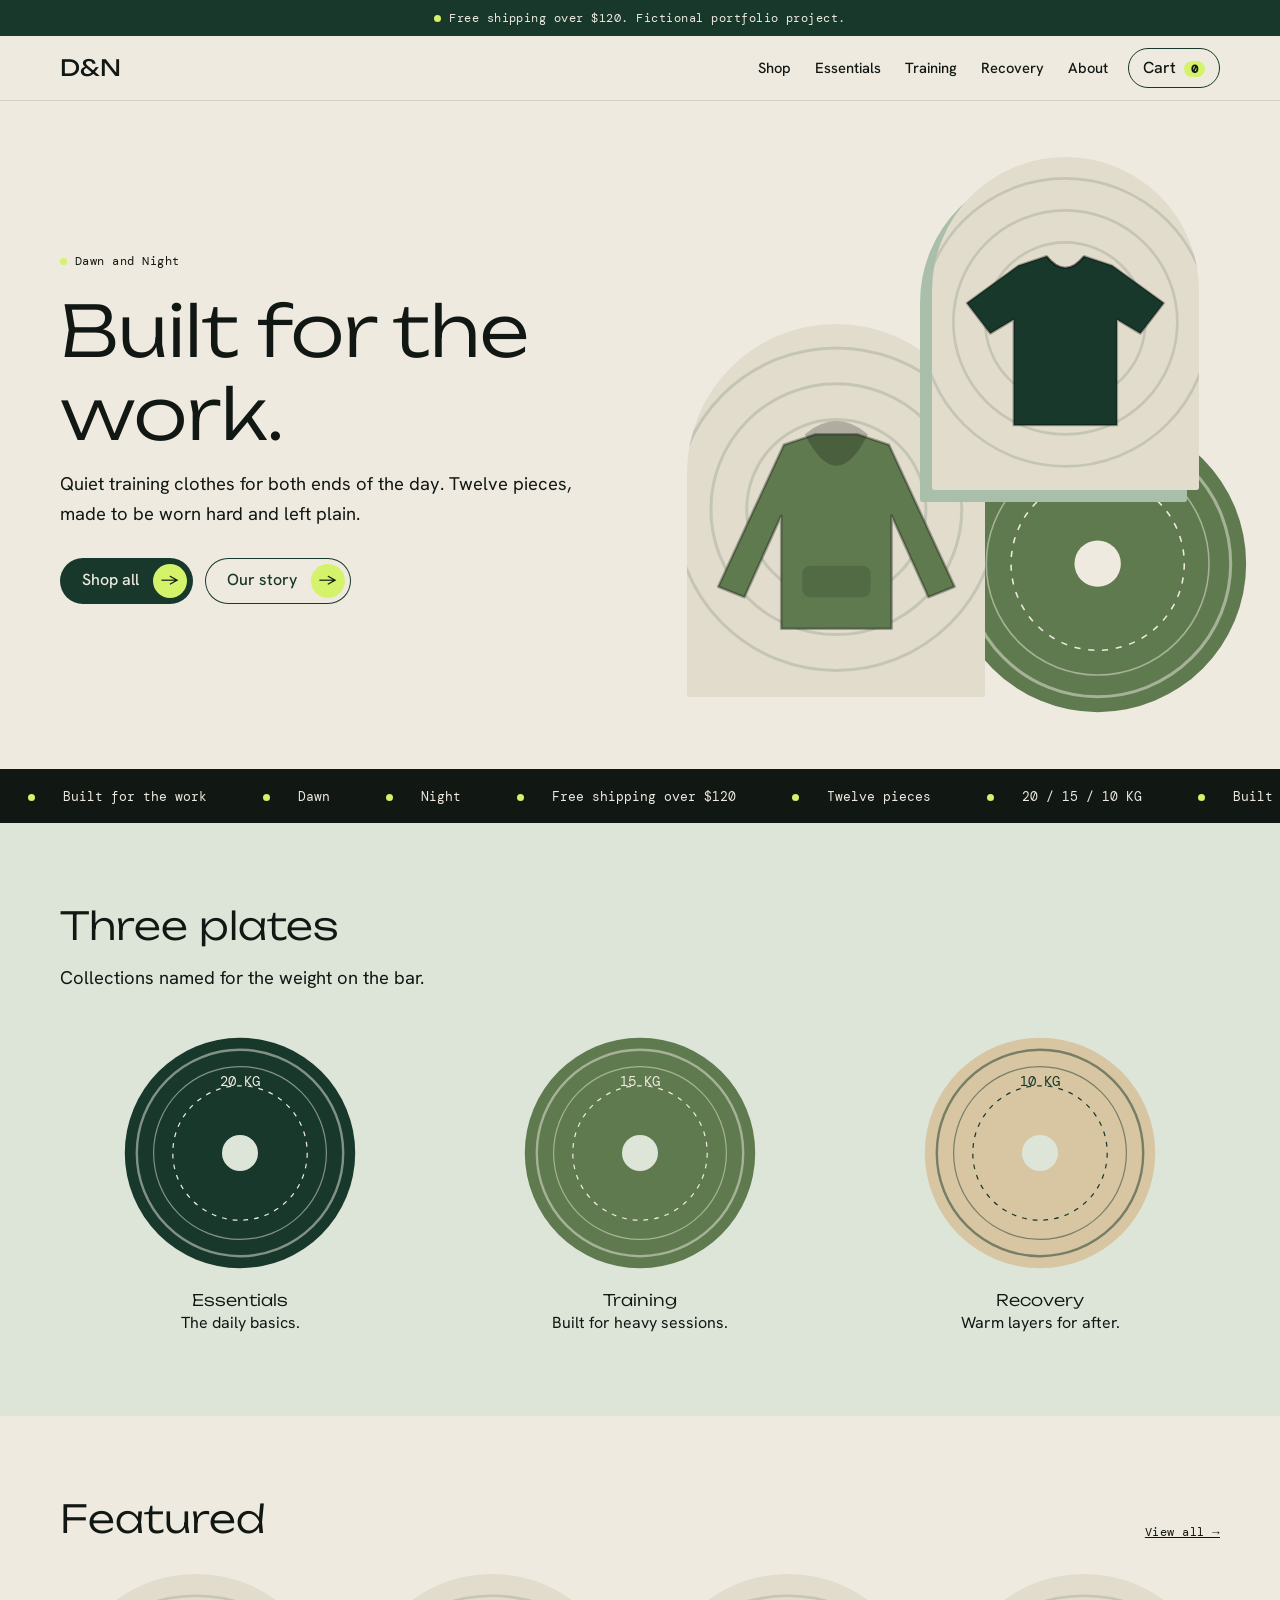
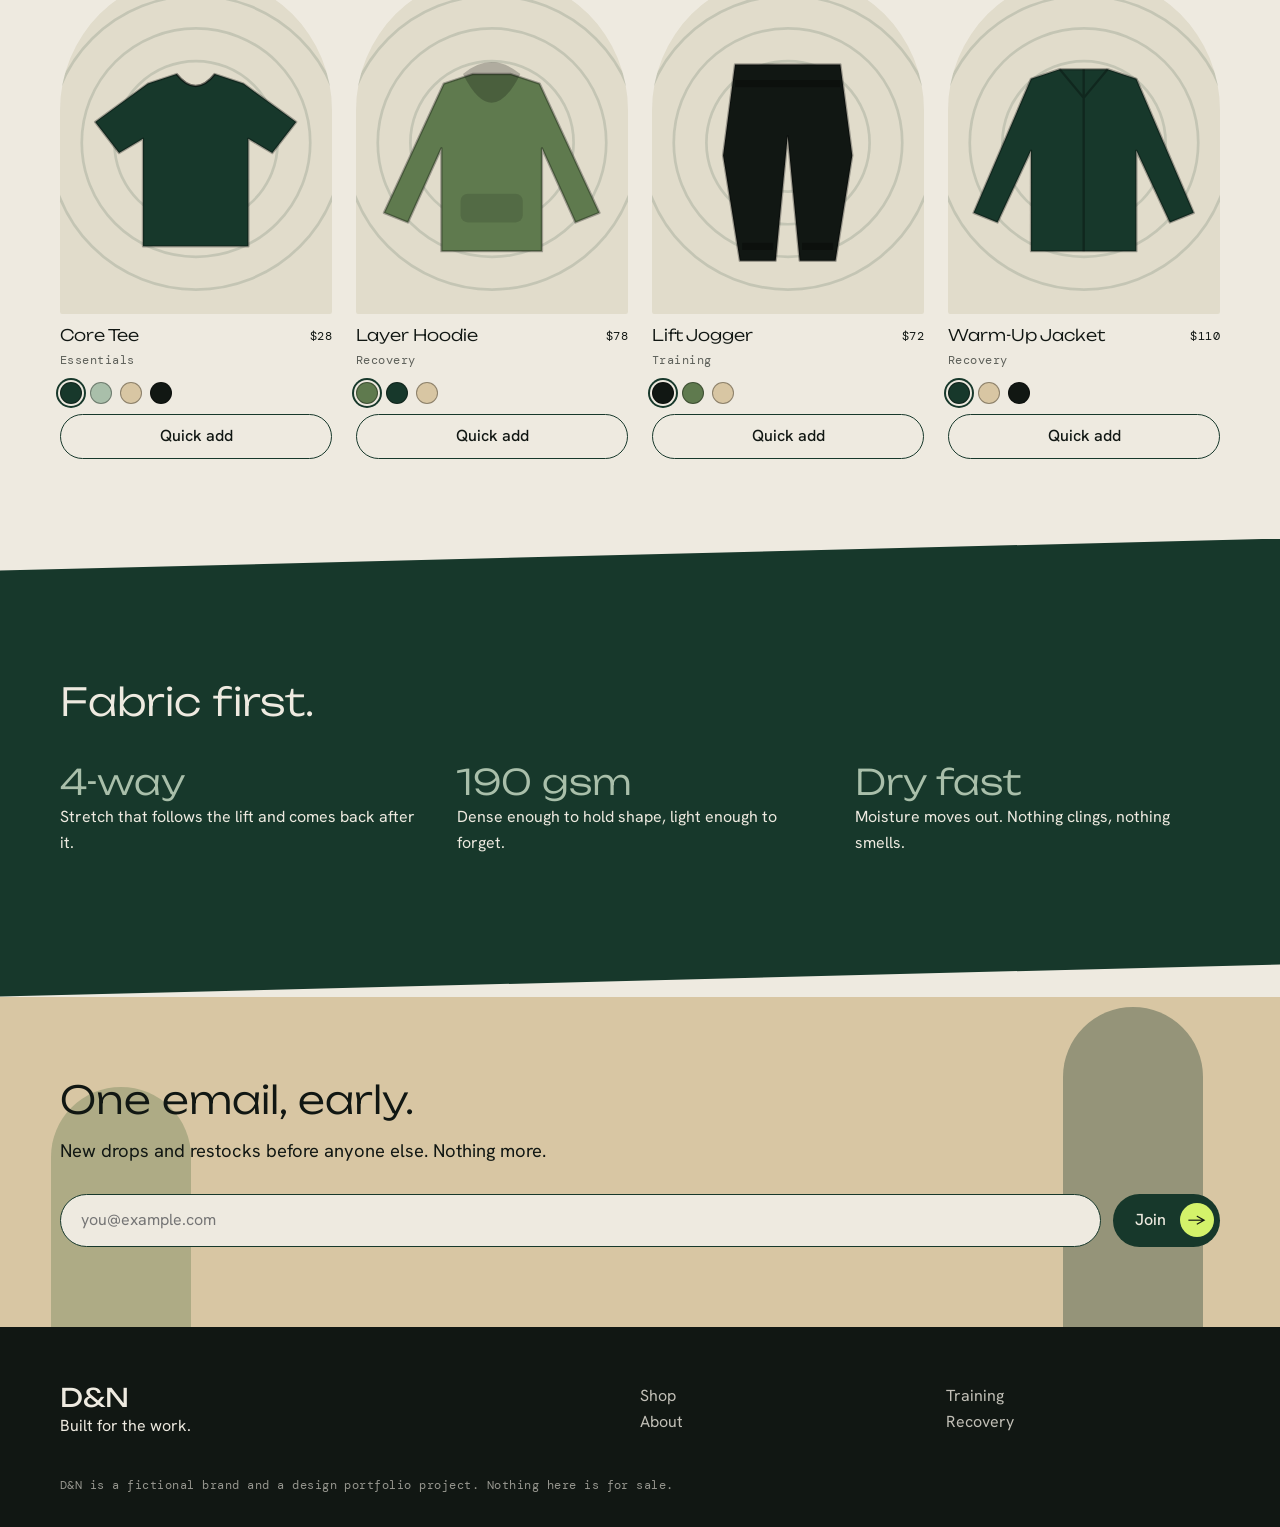
<file: index.html>
<!doctype html><html lang="en"><head><meta charset="utf-8"><meta name="viewport" content="width=device-width,initial-scale=1"><title>D&amp;N — Built for the work</title><meta name="description" content="D&amp;N is a fictional premium sportswear brand. A design portfolio project."><link rel="preconnect" href="https://fonts.googleapis.com"><link rel="preconnect" href="https://fonts.gstatic.com" crossorigin><link href="https://fonts.googleapis.com/css2?family=Unbounded:wght@300;400&family=Hanken+Grotesk:wght@400;500;600&family=DM+Mono:wght@400;500&display=swap" rel="stylesheet"><link rel="stylesheet" href="style.css"></head><body data-page="home"><a class="skip" href="#main">Skip to content</a><div id="top"></div><main id="main">
<section class="hero"><div class="wrap hero-g"><div><p class="lab tag"><span class="dot"></span>Dawn and Night</p><h1>Built for the work.</h1><p class="lead">Quiet training clothes for both ends of the day. Twelve pieces, made to be worn hard and left plain.</p><div class="row"><a class="btn" href="shop.html">Shop all<i>→</i></a><a class="btn ghost" href="about.html">Our story<i>→</i></a></div></div>
<div class="hero-art"><div class="hp" data-plate="20|#5F7A4E|#EEEAE0"></div><div class="frame arch a1" data-g="hoodie,Moss"></div><div class="frame arch a2" data-g="tee,Forest"></div></div></div></section>
<div class="ticker" id="tick" aria-hidden="true"></div>
<section class="s-sage"><div class="wrap"><h2>Three plates</h2><p class="lead">Collections named for the weight on the bar.</p><div class="plates">
<a class="pl" href="shop.html#essentials"><div data-plate="20|#17382B|#EEEAE0"></div><h3>Essentials</h3><p>The daily basics.</p></a>
<a class="pl" href="shop.html#training"><div data-plate="15|#5F7A4E|#EEEAE0"></div><h3>Training</h3><p>Built for heavy sessions.</p></a>
<a class="pl" href="shop.html#recovery"><div data-plate="10|#D8C6A3|#17382B"></div><h3>Recovery</h3><p>Warm layers for after.</p></a></div></div></section>
<section><div class="wrap"><div class="head"><h2>Featured</h2><a class="lab" href="shop.html">View all →</a></div><div class="grid" id="feat"></div></div></section>
<section class="band s-forest dark"><div class="wrap"><h2>Fabric first.</h2><div class="facts"><div><b>4-way</b><p>Stretch that follows the lift and comes back after it.</p></div><div><b>190 gsm</b><p>Dense enough to hold shape, light enough to forget.</p></div><div><b>Dry fast</b><p>Moisture moves out. Nothing clings, nothing smells.</p></div></div></div></section>
<section class="s-sand news"><i class="ar ar1"></i><i class="ar ar2"></i><div class="wrap"><h2>One email, early.</h2><p class="lead">New drops and restocks before anyone else. Nothing more.</p><form id="nl" class="nl"><label class="sr" for="em">Email</label><input id="em" type="email" required placeholder="you@example.com"><button class="btn">Join<i>→</i></button></form><p class="lab" id="nm" role="status"></p></div></section>
</main><div id="bottom"></div><script src="app.js"></script></body></html>
</file>
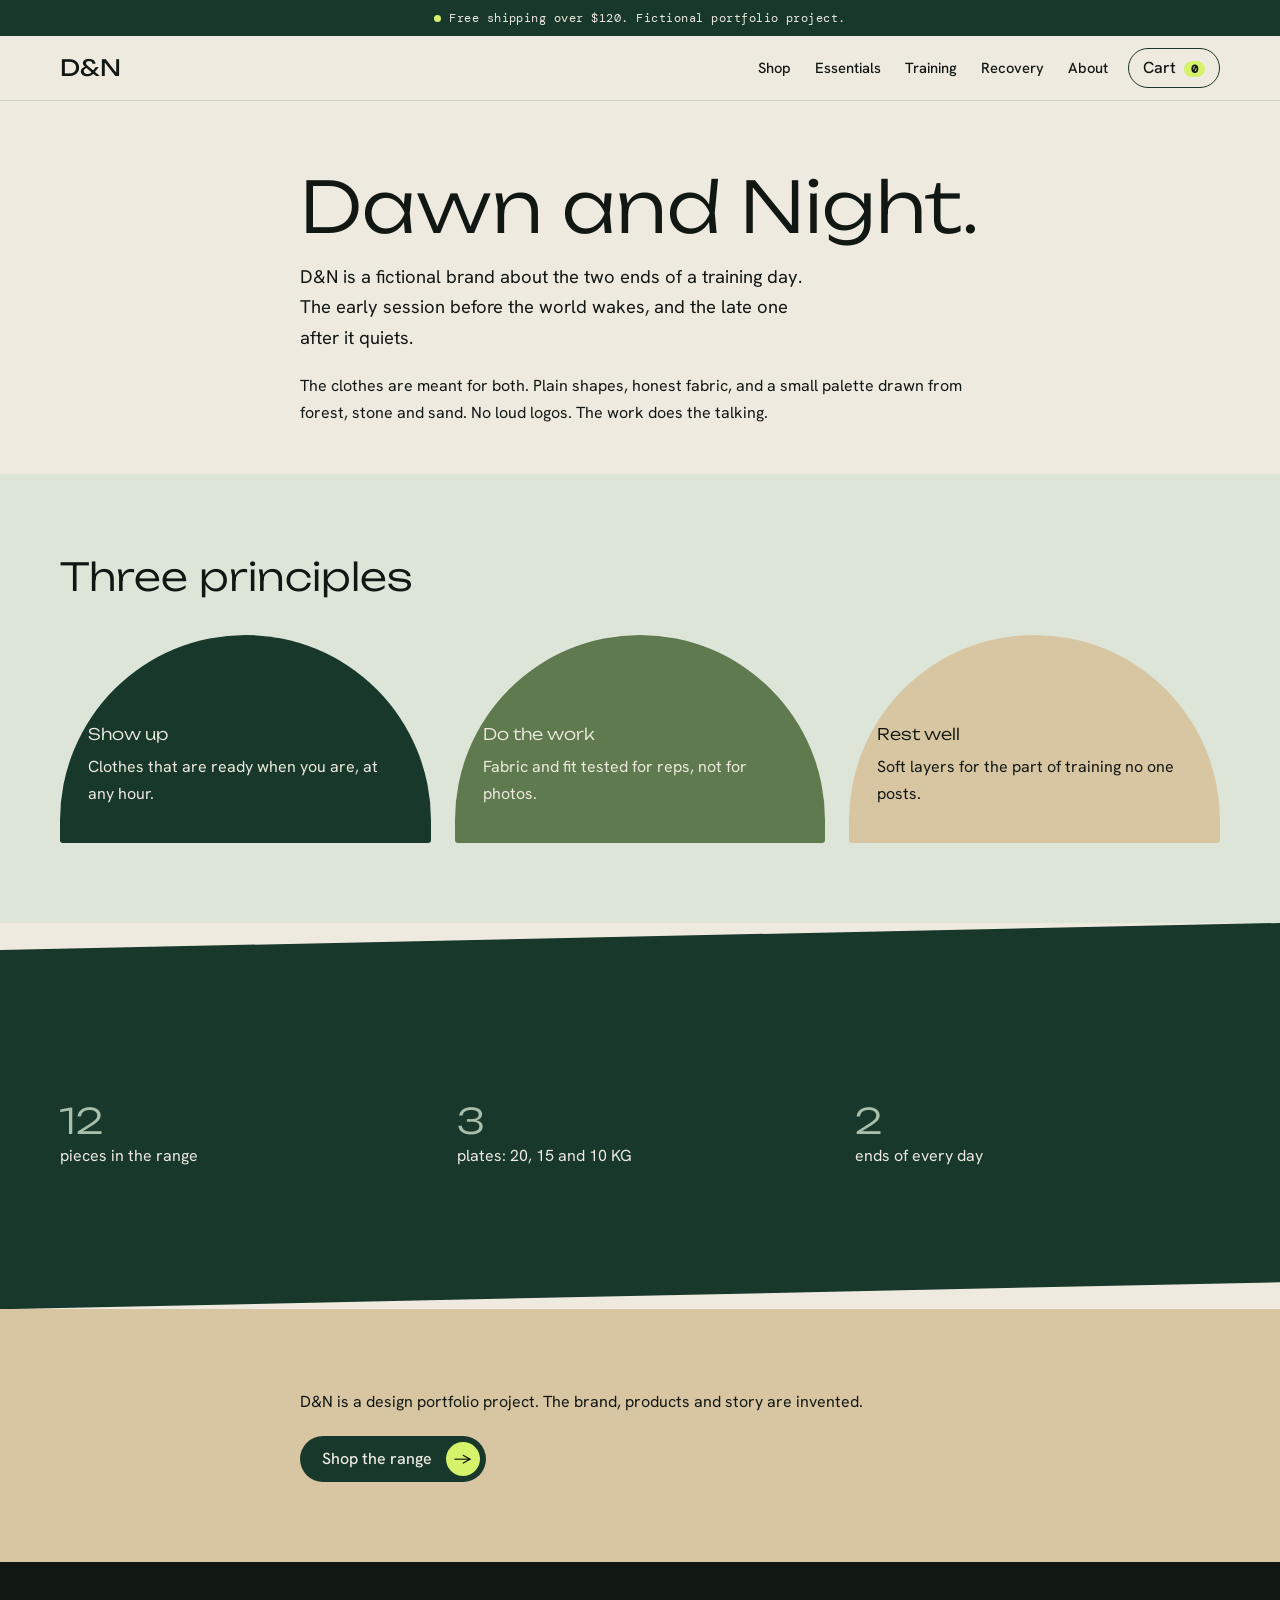
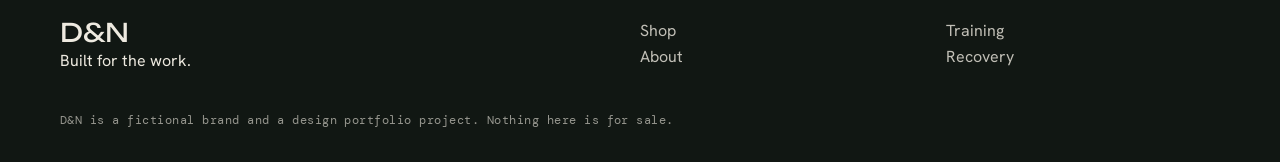
<file: about.html>
<!doctype html><html lang="en"><head><meta charset="utf-8"><meta name="viewport" content="width=device-width,initial-scale=1"><title>About — D&amp;N</title><meta name="description" content="D&amp;N is a fictional premium sportswear brand. A design portfolio project."><link rel="preconnect" href="https://fonts.googleapis.com"><link rel="preconnect" href="https://fonts.gstatic.com" crossorigin><link href="https://fonts.googleapis.com/css2?family=Unbounded:wght@300;400&family=Hanken+Grotesk:wght@400;500;600&family=DM+Mono:wght@400;500&display=swap" rel="stylesheet"><link rel="stylesheet" href="style.css"></head><body data-page="about"><a class="skip" href="#main">Skip to content</a><div id="top"></div><main id="main">
<section class="pg"><div class="wrap narrow"><h1>Dawn and Night.</h1><p class="lead">D&amp;N is a fictional brand about the two ends of a training day. The early session before the world wakes, and the late one after it quiets.</p><p>The clothes are meant for both. Plain shapes, honest fabric, and a small palette drawn from forest, stone and sand. No loud logos. The work does the talking.</p></div></section>
<section class="s-sage"><div class="wrap"><h2>Three principles</h2><div class="pillars"><div class="arch pil"><h3>Show up</h3><p>Clothes that are ready when you are, at any hour.</p></div><div class="arch pil p2"><h3>Do the work</h3><p>Fabric and fit tested for reps, not for photos.</p></div><div class="arch pil p3"><h3>Rest well</h3><p>Soft layers for the part of training no one posts.</p></div></div></div></section>
<section class="band s-forest dark"><div class="wrap facts"><div><b>12</b><p>pieces in the range</p></div><div><b>3</b><p>plates: 20, 15 and 10 KG</p></div><div><b>2</b><p>ends of every day</p></div></div></section>
<section class="s-sand"><div class="wrap narrow"><p>D&amp;N is a design portfolio project. The brand, products and story are invented.</p><a class="btn" href="shop.html">Shop the range<i>→</i></a></div></section>
</main><div id="bottom"></div><script src="app.js"></script></body></html>
</file>
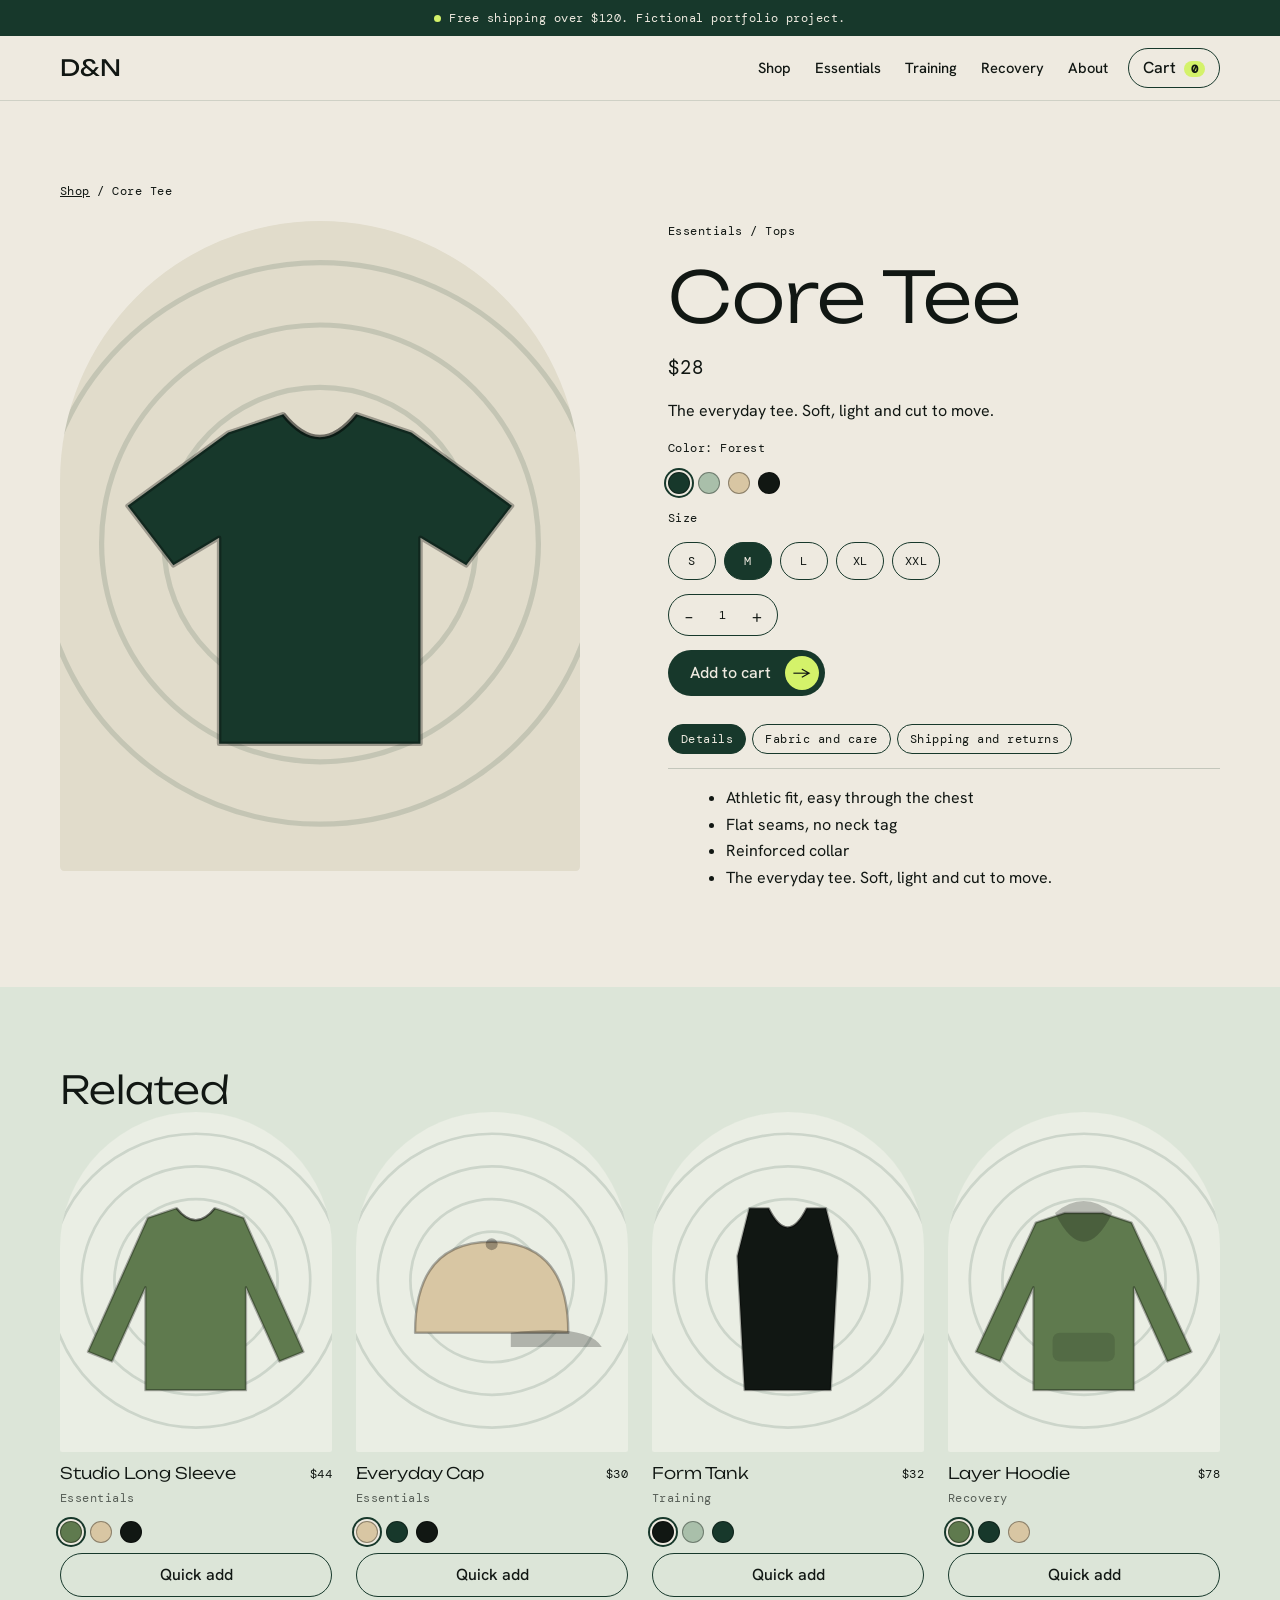
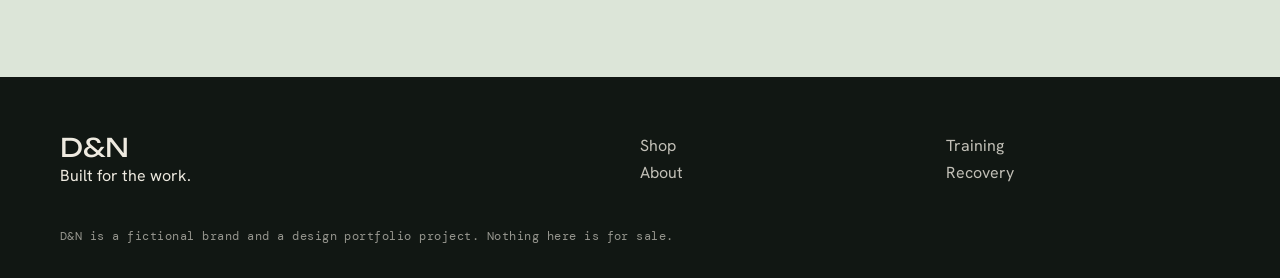
<file: product.html>
<!doctype html><html lang="en"><head><meta charset="utf-8"><meta name="viewport" content="width=device-width,initial-scale=1"><title>Product — D&amp;N</title><meta name="description" content="D&amp;N is a fictional premium sportswear brand. A design portfolio project."><link rel="preconnect" href="https://fonts.googleapis.com"><link rel="preconnect" href="https://fonts.gstatic.com" crossorigin><link href="https://fonts.googleapis.com/css2?family=Unbounded:wght@300;400&family=Hanken+Grotesk:wght@400;500;600&family=DM+Mono:wght@400;500&display=swap" rel="stylesheet"><link rel="stylesheet" href="style.css"></head><body data-page="product"><a class="skip" href="#main">Skip to content</a><div id="top"></div><main id="main">
<section class="pgp"><div class="wrap"><p class="lab"><a href="shop.html">Shop</a> / <span id="bc"></span></p><div class="pdp" id="pdp"></div></div></section>
<section class="s-sage"><div class="wrap"><h2>Related</h2><div class="grid" id="rel"></div></div></section>
</main><div id="bottom"></div><script src="app.js"></script></body></html>
</file>
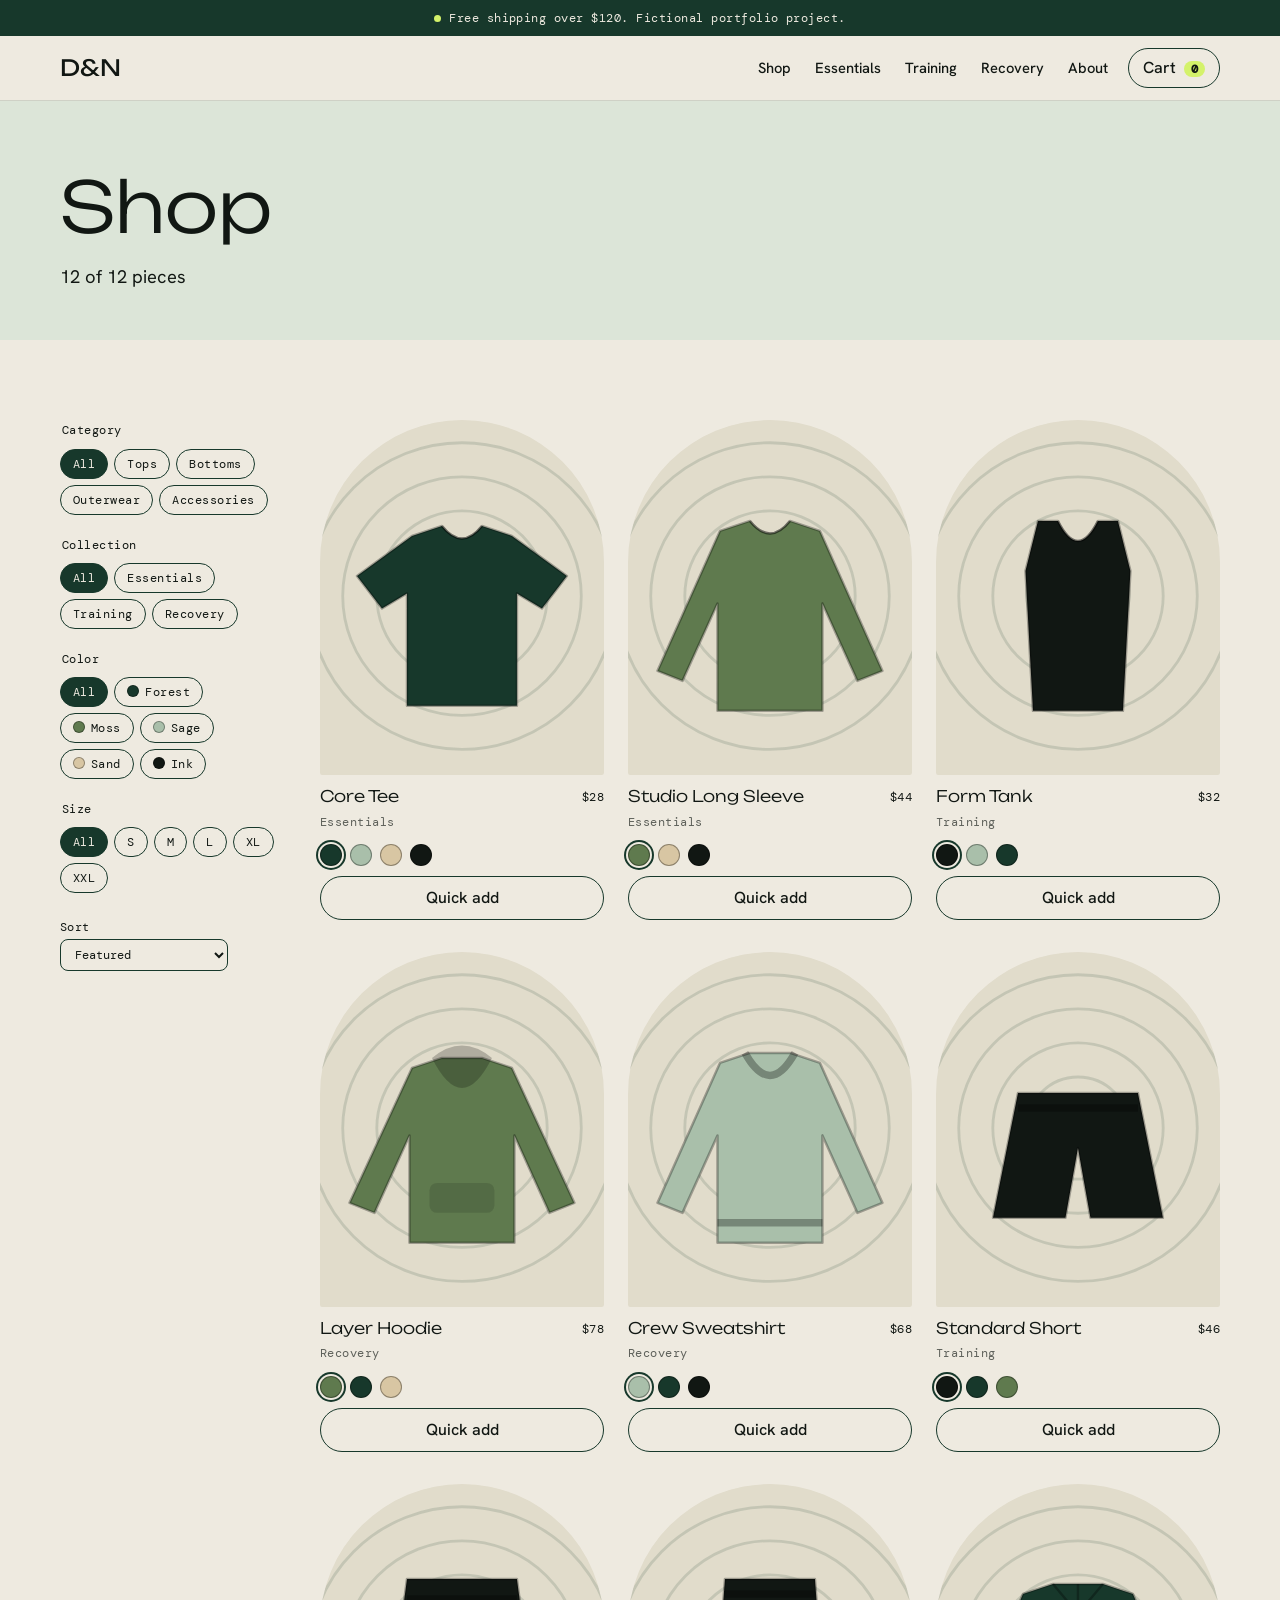
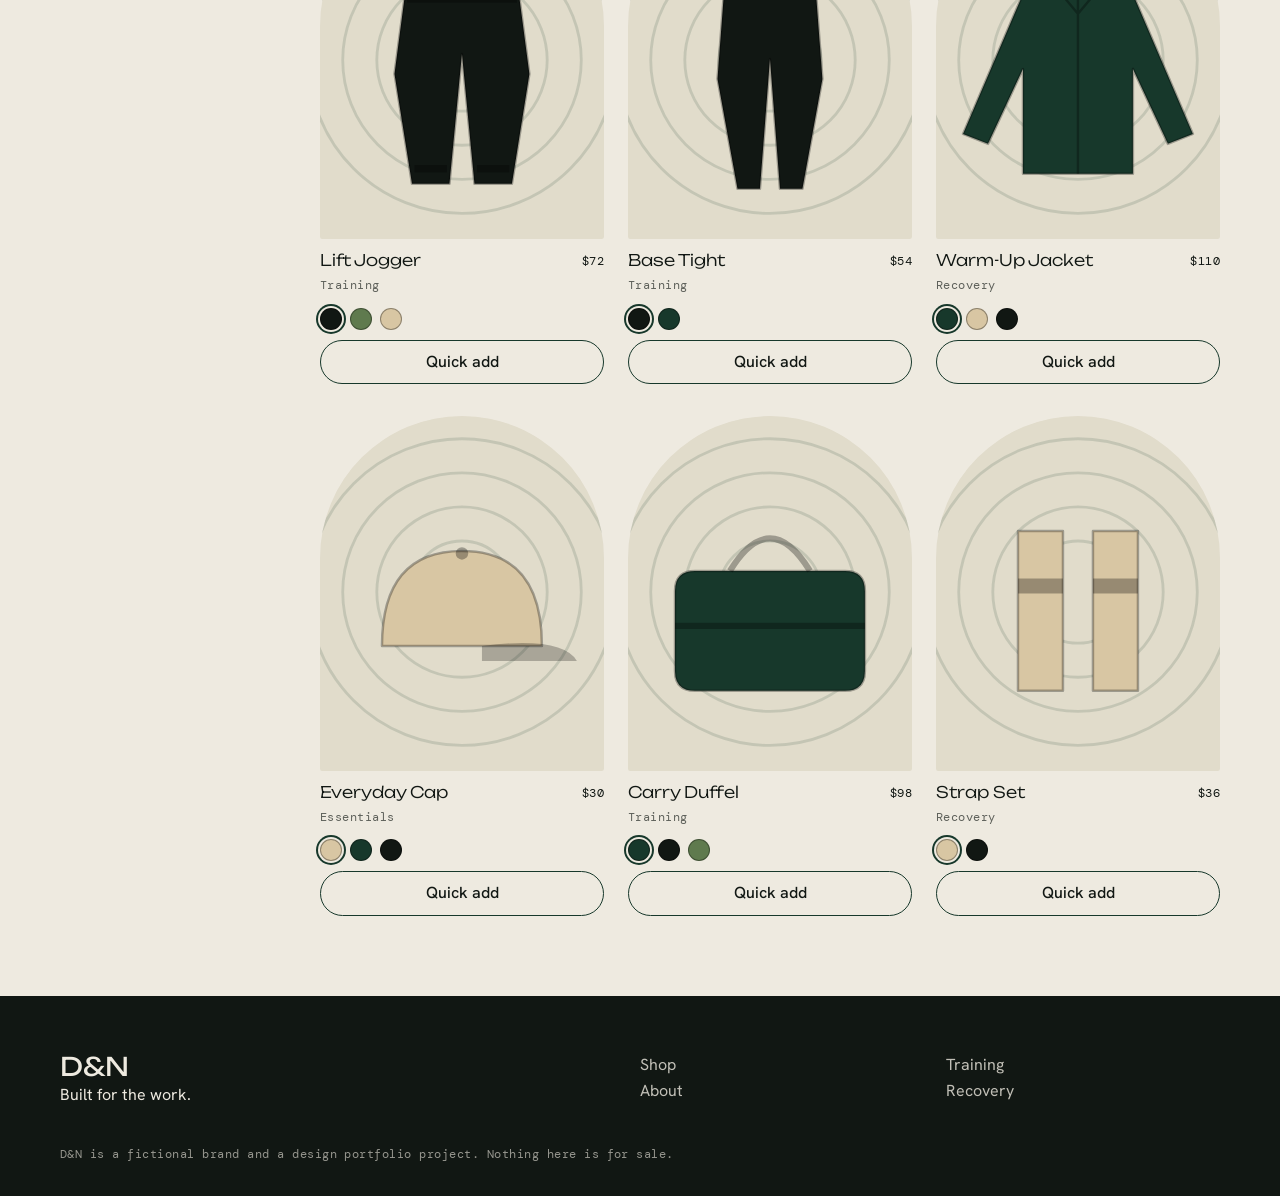
<file: shop.html>
<!doctype html><html lang="en"><head><meta charset="utf-8"><meta name="viewport" content="width=device-width,initial-scale=1"><title>Shop — D&amp;N</title><meta name="description" content="D&amp;N is a fictional premium sportswear brand. A design portfolio project."><link rel="preconnect" href="https://fonts.googleapis.com"><link rel="preconnect" href="https://fonts.gstatic.com" crossorigin><link href="https://fonts.googleapis.com/css2?family=Unbounded:wght@300;400&family=Hanken+Grotesk:wght@400;500;600&family=DM+Mono:wght@400;500&display=swap" rel="stylesheet"><link rel="stylesheet" href="style.css"></head><body data-page="shop"><a class="skip" href="#main">Skip to content</a><div id="top"></div><main id="main">
<section class="s-sage pg"><div class="wrap"><h1>Shop</h1><p class="lead" id="count" role="status"></p></div></section>
<section><div class="wrap shop-g"><form id="filters" aria-label="Filters"></form><div><div class="grid" id="grid"></div><div class="empty" id="empty" hidden><h2>Nothing here.</h2><p>No pieces match those filters.</p><button class="btn" id="clr" type="button">Clear filters<i>→</i></button></div></div></div></section>
</main><div id="bottom"></div><script src="app.js"></script></body></html>
</file>
<file: style.css>
:root{--forest:#17382B;--moss:#5F7A4E;--sage:#A9BFAA;--sand:#D8C6A3;--bone:#EEEAE0;--ink:#111713;--lime:#D4F26A;--tint:#DCE5D8;--hole:var(--bone)}
*{box-sizing:border-box;margin:0}html{scroll-behavior:smooth}
body{font:400 16px/1.65 'Hanken Grotesk',sans-serif;background:var(--bone);color:var(--ink);overflow-x:hidden}
h1,h2,h3,.logo{font-family:Unbounded,sans-serif;font-weight:300;line-height:1.18}
h1{font-size:clamp(2rem,6vw,4.4rem)}h2{font-size:clamp(1.5rem,3.4vw,2.4rem)}h3{font-size:1rem}
.lab,.price,.chip,.ann,output{font-family:'DM Mono',monospace;font-size:.76rem;letter-spacing:.04em}
a{color:inherit}button,input,select{font:inherit;color:inherit}button{cursor:pointer}
:focus-visible{outline:3px solid var(--moss);outline-offset:3px}.dark :focus-visible,.ann :focus-visible,.drawer :focus-visible{outline-color:var(--lime)}
.wrap{max-width:1200px;margin:auto;padding:0 20px}.narrow{max-width:720px}.narrow>*+*{margin-top:20px}
section{padding:80px 0}.pg{padding:64px 0 48px}.lead{font-size:1.15rem;max-width:52ch;margin-top:14px}
.s-sage{background:var(--tint);--hole:var(--tint)}.s-forest{background:var(--forest);color:var(--bone)}.s-sand{background:var(--sand);--hole:var(--sand)}
.skip{position:absolute;left:-999px}.skip:focus{left:8px;top:8px;background:var(--lime);padding:8px;z-index:99}.sr{position:absolute;left:-999px}
.ann{background:var(--forest);color:var(--bone);text-align:center;padding:8px 12px}.dot{display:inline-block;width:7px;height:7px;border-radius:50%;background:var(--lime);margin-right:8px}
.hd{position:sticky;top:0;z-index:20;background:rgba(238,234,224,.92);backdrop-filter:blur(8px);border-bottom:1px solid rgba(23,56,43,.14)}
.bar{display:flex;align-items:center;gap:20px;height:64px}.logo{text-decoration:none;font-size:1.4rem;font-weight:400}
nav{display:flex;gap:24px;margin-left:auto}nav a{text-decoration:none;font-weight:500;font-size:.92rem}nav a:hover{text-decoration:underline;text-underline-offset:6px}
.cartbtn,.menu{background:none;border:1px solid var(--forest);border-radius:999px;padding:6px 14px;font-weight:500}.cartbtn b{background:var(--lime);color:var(--ink);border-radius:999px;padding:0 7px;margin-left:4px;font-family:'DM Mono',monospace;font-size:.75rem}.menu{display:none}
.btn{display:inline-flex;align-items:center;gap:14px;padding:6px 6px 6px 22px;border-radius:999px;background:var(--forest);color:var(--bone);border:0;font-weight:500;text-decoration:none;transition:transform .2s}
.btn i{width:34px;height:34px;border-radius:50%;background:var(--lime);color:var(--ink);display:grid;place-items:center;font-style:normal}.btn:hover{transform:translateY(-2px)}
.btn.ghost{background:transparent;color:var(--forest);box-shadow:inset 0 0 0 1px var(--forest)}.btn[disabled]{opacity:.45;cursor:not-allowed;transform:none}
.row{display:flex;gap:12px;flex-wrap:wrap;margin-top:28px}.tag{margin-bottom:18px}
.arch{border-radius:999px 999px 16px 16px;overflow:hidden;position:relative}
.frame{aspect-ratio:4/5;background:#E1DCCB;display:block}.s-sage .frame{background:#EAEEE4}
.rings,.frame .g{position:absolute}.rings{inset:0;width:100%;height:100%}.frame .g{inset:17% 6% 7%;width:88%;height:76%}
.hero{padding:56px 0 72px}.hero-g{display:grid;grid-template-columns:1.1fr 1fr;gap:40px;align-items:center}
.hero-art{position:relative;height:540px}.hero-art .frame{position:absolute}.a1{left:0;bottom:0;width:56%;z-index:1}.a2{right:4%;top:0;width:50%;z-index:2;box-shadow:-12px 12px 0 var(--sage)}.hp{position:absolute;width:58%;right:-6%;bottom:-4%}
.plate{display:block;width:100%;height:auto}
.ticker{background:var(--ink);color:var(--bone);overflow:hidden;white-space:nowrap;padding:14px 0}.track{display:inline-flex;animation:tk 32s linear infinite}.track span{font-family:'DM Mono',monospace;font-size:.8rem;padding:0 28px}.track span:before{content:"";display:inline-block;width:7px;height:7px;border-radius:50%;background:var(--lime);margin-right:28px}
@keyframes tk{to{transform:translateX(-50%)}}
.plates{display:grid;grid-template-columns:repeat(auto-fit,minmax(min(100%,240px),1fr));gap:40px;margin-top:40px}.pl{text-decoration:none;text-align:center}.pl [data-plate]{max-width:240px;margin:0 auto 18px;transition:transform .5s}.pl:hover [data-plate]{transform:rotate(18deg)}
.head{display:flex;justify-content:space-between;align-items:end;margin-bottom:32px}
.grid{display:grid;grid-template-columns:repeat(auto-fill,minmax(min(100%,230px),1fr));gap:32px 24px}
.card .meta{display:flex;justify-content:space-between;gap:8px;margin-top:12px}.card h3 a{text-decoration:none}.card .lab{opacity:.65}
.sw{display:flex;gap:8px;margin:10px 0;flex-wrap:wrap}.sw button,.swd{width:22px;height:22px;border-radius:50%;border:1px solid rgba(0,0,0,.35)}.sw button[aria-pressed=true]{box-shadow:0 0 0 2px var(--bone),0 0 0 4px var(--forest)}.swd{display:inline-block;width:12px;height:12px;vertical-align:-1px;margin-right:6px}
.qa{width:100%;border:1px solid var(--forest);background:transparent;border-radius:999px;padding:8px;font-weight:500}.qa:hover{background:var(--forest);color:var(--bone)}
.band{clip-path:polygon(0 7%,100% 0,100% 93%,0 100%);padding:140px 0}.facts{display:grid;grid-template-columns:repeat(auto-fit,minmax(min(100%,220px),1fr));gap:32px;margin-top:36px}.facts b{font:300 2.2rem Unbounded;color:var(--sage);display:block}
.news{position:relative;overflow:hidden}.news .wrap{position:relative;z-index:1}.ar{position:absolute;bottom:0;width:140px;height:240px;border-radius:999px 999px 0 0;background:var(--moss);opacity:.35}.ar1{left:4%}.ar2{right:6%;height:320px;background:var(--forest)}
.nl{display:flex;gap:12px;margin-top:28px;flex-wrap:wrap}.nl input{flex:1;min-width:200px;padding:12px 20px;border-radius:999px;border:1px solid var(--forest);background:var(--bone)}
footer{background:var(--ink);color:var(--bone);padding:56px 0 32px}.fg{display:grid;grid-template-columns:2fr 1fr 1fr;gap:32px}.fg a{display:block;opacity:.8;text-decoration:none}.fg a:hover{text-decoration:underline}.fn{margin-top:36px;opacity:.6}
.shop-g{display:grid;grid-template-columns:220px 1fr;gap:40px}#filters fieldset{border:0;padding:0;margin-bottom:20px;display:flex;flex-wrap:wrap;gap:6px}#filters legend{margin-bottom:8px}
.chip{border:1px solid var(--forest);background:transparent;border-radius:999px;padding:4px 12px;text-transform:none}.chip.on{background:var(--forest);color:var(--bone)}select{padding:6px 10px;border-radius:8px;background:var(--bone);border:1px solid var(--forest)}
.empty{text-align:center;padding:64px 0}.empty p{margin:12px 0 24px}
.pdp{display:grid;grid-template-columns:1fr 1fr;gap:56px;margin-top:20px}.big{max-width:520px}.info>*+*{margin-top:14px}.price.big{font-size:1.2rem}.sizes{display:flex;gap:8px;flex-wrap:wrap}.sizes .chip{min-width:48px;padding:8px 12px}
.qty{display:inline-flex;align-items:center;border:1px solid var(--forest);border-radius:999px}.qty button{width:40px;height:40px;border:0;background:none;font-size:1.1rem}.qty output{min-width:28px;text-align:center}
.tabs{display:flex;gap:6px;flex-wrap:wrap;margin-top:28px!important}#tp{padding:16px 0;border-top:1px solid rgba(23,56,43,.2)}#tp li{margin-left:18px}
.pillars{display:grid;grid-template-columns:repeat(auto-fit,minmax(min(100%,240px),1fr));gap:24px;margin-top:36px}.pil{padding:90px 28px 36px;background:var(--forest);color:var(--bone)}.pil p{margin-top:10px}.p2{background:var(--moss)}.p3{background:var(--sand);color:var(--ink)}
.ov{position:fixed;inset:0;background:rgba(17,23,19,.5);opacity:0;pointer-events:none;transition:opacity .3s;z-index:40}.ov.open{opacity:1;pointer-events:auto}
.drawer{position:fixed;top:0;right:0;bottom:0;width:min(420px,100%);background:var(--bone);z-index:50;display:flex;flex-direction:column;transform:translateX(100%);visibility:hidden;transition:transform .3s,visibility 0s .3s}.drawer.open{transform:none;visibility:visible;transition-delay:0s}
.dh,.df{padding:18px 20px}.dh{display:flex;justify-content:space-between;align-items:center}.x{background:none;border:0;font-size:1.3rem;width:40px;height:40px}.ship{padding:0 20px 14px}.bg{height:6px;background:rgba(23,56,43,.15);border-radius:9px;margin-top:8px;overflow:hidden}.bg i{display:block;height:100%;background:var(--moss)}
.db{flex:1;overflow:auto;padding:0 20px}.ci{display:grid;grid-template-columns:64px 1fr auto;gap:14px;padding:14px 0;border-top:1px solid rgba(23,56,43,.15)}.ci .frame{aspect-ratio:1}.ci .frame .g{inset:12%;width:76%;height:76%}.ci button{background:none;border:0;padding:2px 8px;text-decoration:underline;font-size:.8rem}.ci .q{display:flex;align-items:center;gap:4px;margin-top:6px}.ci .q button{border:1px solid var(--forest);border-radius:50%;width:26px;height:26px;padding:0;text-decoration:none}
.df{border-top:1px solid rgba(23,56,43,.2)}.tot{display:flex;justify-content:space-between;margin-bottom:12px;font-size:1.1rem}.df .lab{margin-top:10px;opacity:.7}
@media(max-width:860px){.hero-g,.pdp,.shop-g{grid-template-columns:1fr}.hero-art{height:460px}.fg{grid-template-columns:1fr}section{padding:56px 0}
.menu{display:block;margin-left:auto}nav{display:none;position:absolute;top:100%;left:0;right:0;flex-direction:column;background:var(--bone);padding:16px 20px;gap:14px;border-bottom:1px solid var(--forest)}nav.open{display:flex}.cartbtn{margin-left:0}}
@media(prefers-reduced-motion:reduce){*,*:before{animation:none!important;transition:none!important;scroll-behavior:auto!important}}
</file>
